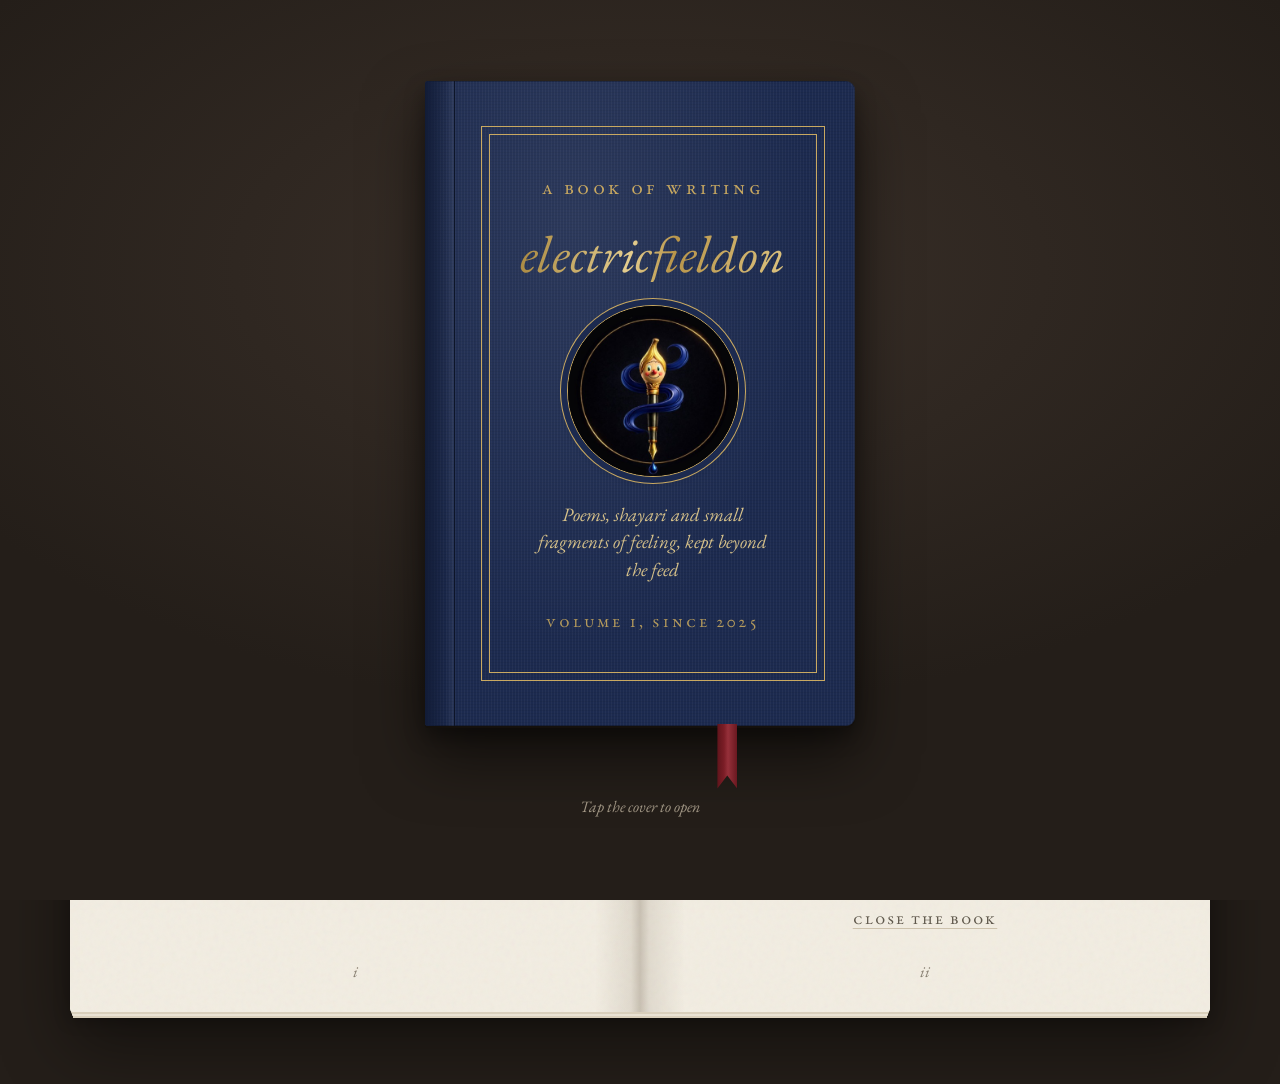
<file: index.html>
<!doctype html>
<html lang="en">
<head>
  <meta charset="utf-8">
  <meta name="viewport" content="width=device-width, initial-scale=1">
  <meta name="theme-color" content="#241e19">
  <meta name="description" content="electricfieldon: poems, shayari and small fragments of feeling, bound together as a book you can browse by mood.">
  <title>electricfieldon — a book of writing</title>
  <script>
    /* Skip the cover when arriving by a direct link, or when the book was already opened this visit. */
    try { if (location.hash || sessionStorage.getItem('ef-book-open')) document.documentElement.classList.add('book-open'); } catch (_) {}
  </script>
  <link rel="preconnect" href="https://fonts.googleapis.com">
  <link rel="preconnect" href="https://fonts.gstatic.com" crossorigin>
  <link rel="stylesheet" href="https://fonts.googleapis.com/css2?family=EB+Garamond:ital,wght@0,400;0,500;1,400&family=IM+Fell+English:ital@0;1&family=Tiro+Devanagari+Hindi&display=swap">
  <link rel="stylesheet" href="styles.css">
  <script defer src="site-config.js"></script>
  <script defer src="data.js"></script>
  <script defer src="app.js"></script>
</head>
<body data-page="book">
  <a class="skip" href="#main">Skip to contents</a>

  <section class="cover" id="cover" aria-label="Book cover">
    <button class="cover-board" id="cover-board" type="button" aria-label="Open the book">
      <span class="cover-frame">
        <span class="cover-kicker">a book of writing</span>
        <span class="cover-title" data-site-name>electricfieldon</span>
        <span class="cover-medallion"><img src="electricfieldon-logo.jpg" alt="" width="417" height="417"></span>
        <span class="cover-line" data-cover-line>Poems, shayari and small fragments of feeling, kept beyond the feed</span>
        <span class="cover-volume" data-volume>Volume I, since 2025</span>
      </span>
      <span class="cover-ribbon" aria-hidden="true"></span>
    </button>
    <p class="cover-hint">Tap the cover to open</p>
  </section>

  <header class="bookbar">
    <a class="mark" href="#contents" data-site-name>electricfieldon</a>
    <nav class="bookbar-nav" aria-label="Book">
      <a href="#contents" data-nav="contents">Contents</a>
      <a href="https://www.instagram.com/electricfieldon/" data-instagram-link class="bookbar-ig">Instagram</a>
    </nav>
  </header>

  <main id="main" class="book">
    <section class="view" id="view-contents" aria-labelledby="contents-title">
      <div class="spread">
        <div class="page page-left note-page">
          <div class="author-note">
            <svg class="nib" viewBox="0 0 80 134" aria-hidden="true">
              <path class="nib-body" d="M22 8h36l4 32c0 20-10 34-22 56C28 74 18 60 18 40z"/>
              <path class="nib-line" d="M20.2 24h39.6"/>
              <circle class="nib-line" cx="40" cy="52" r="4.5"/>
              <path class="nib-line" d="M40 56.5V94"/>
              <path class="nib-drop" d="M40 106c0 0-8.5 10.5-8.5 16.5a8.5 8.5 0 0 0 17 0c0-6-8.5-16.5-8.5-16.5z"/>
            </svg>
            <p class="note-line">The hand behind these pages</p>
            <span class="note-rule" aria-hidden="true"></span>
            <a class="note-sign" data-instagram-link href="https://www.instagram.com/electricfieldon/">— electricfieldon</a>
          </div>
          <span class="folio">i</span>
        </div>
        <div class="page page-right">
          <p class="page-head" data-site-name>electricfieldon</p>
          <h1 class="contents-title" id="contents-title" tabindex="-1">Contents</h1>
          <p class="contents-note">Each chapter gathers the pieces written around one feeling. Choose the one that matches yours.</p>
          <svg class="ornament" viewBox="0 0 120 12" aria-hidden="true"><path d="M0 6h50M70 6h50" stroke="currentColor" stroke-width="1"/><path d="M60 1l5 5-5 5-5-5z" fill="currentColor"/></svg>
          <a class="toc-entry toc-index" href="archive.html">
            <span class="toc-num">¶</span>
            <span class="toc-line"><span class="toc-title">Index of all pieces</span><span class="leader" aria-hidden="true"></span><span class="toc-count" data-total>162</span></span>
            <span class="toc-sub">Search for a line, or look by language and form</span>
          </a>
          <ol class="toc" id="toc"></ol>
          <p class="close-book"><button type="button" class="link-button close-book-button" data-close-book>Close the book</button></p>
          <span class="folio">ii</span>
        </div>
      </div>
    </section>

    <section class="view" id="view-chapter" aria-labelledby="chapter-title" hidden>
      <div class="page page-single chapter-page">
        <nav class="chapter-nav" id="chapter-nav" aria-label="Chapters"></nav>
        <header class="chapter-opener" id="chapter-opener"></header>
        <div class="plates" id="plates"></div>
        <nav class="chapter-foot" id="chapter-foot" aria-label="Next chapter"></nav>
      </div>
    </section>
  </main>

  <div class="reader" id="reader" role="dialog" aria-modal="true" aria-labelledby="reader-title" hidden>
    <button class="reader-backdrop" type="button" data-close-reader tabindex="-1" aria-label="Close"></button>
    <article class="reader-book">
      <div class="reader-page reader-art">
        <button class="reader-x" type="button" data-close-reader aria-label="Close">×</button>
        <img id="reader-image" alt="">
        <button class="slide-btn slide-prev" id="slide-prev" type="button" aria-label="Previous image">‹</button>
        <button class="slide-btn slide-next" id="slide-next" type="button" aria-label="Next image">›</button>
        <span class="slide-count" id="slide-count"></span>
      </div>
      <div class="reader-page reader-text">
        <div class="reader-top"><span id="reader-context"></span><button class="reader-close" type="button" data-close-reader>Close</button></div>
        <p class="reader-folio" id="reader-folio"></p>
        <h2 id="reader-title"></h2>
        <p class="reader-date" id="reader-date"></p>
        <div class="reader-caption" id="reader-caption"></div>
        <p class="reader-tags" id="reader-tags"></p>
        <div class="reader-actions">
          <button class="text-button" id="copy-link" type="button">Copy link</button>
        </div>
        <nav class="reader-turn" aria-label="Turn the page">
          <button class="turn-button" id="prev-piece" type="button">‹ Previous page</button>
          <span class="reader-pos" id="reader-pos"></span>
          <button class="turn-button" id="next-piece" type="button">Next page ›</button>
        </nav>
      </div>
    </article>
  </div>
</body>
</html>
</file>
<file: styles.css>
/* electricfieldon — a book of writing
   The site is a bound book on a dark desk: a cloth cover, a contents page,
   chapters (one per mood), an index, and a reader that turns pages. */

:root {
  --desk: #241e19;
  --desk-light: #3a3029;
  --cloth: #1c2a4f;            /* deep ink-blue, from the ink swirl in the emblem */
  --cloth-deep: #121c37;
  --ribbon: #7b1d26;
  --foil: #c9a961;
  --foil-light: #e4cd8e;
  --paper: #f2ede2;
  --paper-shade: #e9e2d3;
  --plate: #faf7f0;
  --edge: #d9cfbb;
  --ink: #23201b;
  --ink-soft: #5f584c;
  --ink-faint: #857d6e;
  --rule: #cdc2ad;
  --accent: #24376e;           /* the cloth's ink-blue, carried onto the pages */
  --serif: "EB Garamond", "Tiro Devanagari Hindi", Garamond, "Times New Roman", serif;
  --display: "IM Fell English", "EB Garamond", "Tiro Devanagari Hindi", Georgia, serif;
  --book-w: 1140px;
  --grain: url("data:image/svg+xml,%3Csvg viewBox='0 0 200 200' xmlns='http://www.w3.org/2000/svg'%3E%3Cfilter id='n'%3E%3CfeTurbulence type='fractalNoise' baseFrequency='.85' numOctaves='3' stitchTiles='stitch'/%3E%3C/filter%3E%3Crect width='100%25' height='100%25' filter='url(%23n)' opacity='.5'/%3E%3C/svg%3E");
}

*, *::before, *::after { box-sizing: border-box; }
[hidden] { display: none !important; }
html { -webkit-text-size-adjust: 100%; scroll-padding-top: 80px; }
body {
  margin: 0;
  min-height: 100vh;
  background: radial-gradient(ellipse 90% 70% at 50% 20%, var(--desk-light), var(--desk) 70%) fixed, var(--desk);
  color: var(--ink);
  font-family: var(--serif);
  font-size: 18px;
  line-height: 1.6;
  -webkit-font-smoothing: antialiased;
  font-variant-numeric: oldstyle-nums;
}
html:not(.book-open) body[data-page="book"],
html.reader-open body { overflow: hidden; }
img { max-width: 100%; }
a { color: inherit; }
button { font: inherit; color: inherit; }
:focus-visible { outline: 2px solid var(--foil); outline-offset: 3px; }
.page :focus-visible, .reader-book :focus-visible { outline-color: var(--accent); }
.vh { position: absolute; width: 1px; height: 1px; overflow: hidden; clip: rect(0 0 0 0); white-space: nowrap; }
.skip { position: absolute; left: -9999px; }
.skip:focus { left: 12px; top: 12px; z-index: 100; background: var(--paper); padding: 8px 14px; }
.ornament { display: block; width: 120px; height: 12px; margin: 0 auto; color: var(--rule); }
.leader { flex: 1 1 24px; min-width: 24px; border-bottom: 2px dotted var(--rule); transform: translateY(-.32em); }
.link-button {
  background: none; border: 0; padding: 0; cursor: pointer;
  color: inherit; text-decoration: underline; text-decoration-color: var(--rule); text-underline-offset: 4px;
}
.link-button:hover { text-decoration-color: currentColor; }

/* ---------- Cover ---------- */
.cover {
  position: fixed; inset: 0; z-index: 40;
  display: flex; flex-direction: column; align-items: center; justify-content: center; gap: 22px;
  padding: 24px;
  background: radial-gradient(ellipse 90% 70% at 50% 30%, var(--desk-light), var(--desk) 70%), var(--desk);
  perspective: 2400px;
  transition: background-color .6s ease .5s, opacity .5s ease .7s;
}
.book-open .cover { display: none; }
.cover-board {
  container-type: inline-size;
  position: relative;
  width: min(430px, 80vw, 50vh);
  aspect-ratio: 2 / 3;
  padding: 0; border: 0; cursor: pointer;
  border-radius: 3px 9px 9px 3px;
  color: var(--foil);
  background:
    radial-gradient(ellipse at 35% 22%, rgba(255,255,255,.07), transparent 60%),
    repeating-linear-gradient(0deg, rgba(0,0,0,.06) 0 1px, transparent 1px 3px),
    repeating-linear-gradient(90deg, rgba(255,255,255,.035) 0 1px, transparent 1px 3px),
    var(--cloth);
  box-shadow:
    inset 0 0 0 1px rgba(0,0,0,.25),
    inset -2px 0 0 rgba(255,255,255,.04),
    0 2px 0 #14100c, 0 30px 60px rgba(0,0,0,.55), 0 10px 20px rgba(0,0,0,.35);
  transform-origin: left center;
  transition: transform 1.1s cubic-bezier(.55,.05,.3,1), box-shadow 1.1s;
}
.cover-board::before { /* the hinge where the board meets the spine */
  content: ""; position: absolute; top: 0; bottom: 0; left: 0; width: 7%;
  background: linear-gradient(90deg, var(--cloth-deep), rgba(0,0,0,.08) 70%, rgba(255,255,255,.05));
  border-right: 1px solid rgba(0,0,0,.25);
  border-radius: 3px 0 0 3px;
}
.cover-board:hover { box-shadow: inset 0 0 0 1px rgba(0,0,0,.25), 0 2px 0 #14100c, 0 36px 70px rgba(0,0,0,.6), 0 12px 24px rgba(0,0,0,.35); }
.cover-board:focus-visible { outline-offset: 8px; }
.cover-frame {
  position: absolute; inset: 7% 7% 7% 13%;
  display: flex; flex-direction: column; align-items: center; justify-content: center; gap: 5.5cqi;
  border: 1px solid currentColor;
  outline: 1px solid currentColor; outline-offset: -2.2cqi;
  text-align: center; padding: 8cqi 7cqi;
}
.cover-kicker { font-variant-caps: all-small-caps; letter-spacing: .18em; font-size: 4.6cqi; }
.cover-title {
  font-family: var(--display); font-style: italic; font-size: 12cqi; line-height: 1.05;
  background: linear-gradient(100deg, #a8873f, var(--foil-light) 42%, #b8954a 58%, #dcc27f);
  -webkit-background-clip: text; background-clip: text; color: transparent;
  overflow-wrap: anywhere;
}
.cover-medallion { /* the emblem set into the cloth like an inlaid onlay */
  display: block; width: 40cqi; aspect-ratio: 1; border-radius: 50%; overflow: hidden; background: #050508;
  border: 1px solid var(--foil);
  box-shadow: 0 0 0 1.4cqi var(--cloth), 0 0 0 calc(1.4cqi + 1px) var(--foil), inset 0 2px 8px rgba(0,0,0,.8), 0 3px 8px rgba(0,0,0,.35);
}
.cover-medallion img { display: block; width: 100%; height: 100%; object-fit: cover; }
.cover-line { font-style: italic; font-size: 4.4cqi; line-height: 1.45; max-width: 26ch; color: #d6c18a; }
.cover-volume { font-variant-caps: all-small-caps; letter-spacing: .16em; font-size: 4.1cqi; color: #b49a5c; }
.cover-ribbon { /* a bookmark ribbon hanging from between the pages */
  position: absolute; top: calc(100% - 2px); left: 68%; width: 4.6cqi; height: 15cqi;
  background: linear-gradient(90deg, #5e141b, var(--ribbon) 35%, #96303a 55%, #6a1820);
  clip-path: polygon(0 0, 100% 0, 100% 100%, 50% 80%, 0 100%);
  filter: drop-shadow(0 3px 3px rgba(0,0,0,.45));
}
.cover-hint { margin: 46px 0 0; color: #a59a88; font-style: italic; font-size: 16px; transition: opacity .3s; }

.cover.is-opening { background-color: transparent; background-image: none; opacity: 0; pointer-events: none; }
.cover.is-opening .cover-board { transform: rotateY(-108deg); box-shadow: 0 0 0 rgba(0,0,0,0); }
.cover.is-opening .cover-hint { opacity: 0; }
.cover.is-shutting { transition: opacity .3s ease, background-color .5s ease .55s; }
.cover.is-shutting .cover-hint { transition: opacity .3s ease .9s; }
.cover.is-closing { background-color: transparent; background-image: none; opacity: 0; transition: none; }
.cover.is-closing .cover-board { transform: rotateY(-108deg); box-shadow: 0 0 0 rgba(0,0,0,0); transition: none; }
.cover.is-closing .cover-hint { opacity: 0; transition: none; }

/* ---------- Bar above the book ---------- */
.bookbar {
  position: sticky; top: 0; z-index: 20;
  display: flex; align-items: baseline; gap: 24px;
  padding: 16px max(20px, calc((100% - var(--book-w)) / 2));
  background: rgba(36, 30, 25, .9);
  backdrop-filter: blur(8px); -webkit-backdrop-filter: blur(8px);
  color: #d9d0c0;
}
.mark { margin-right: auto; font-family: var(--display); font-style: italic; font-size: 23px; color: var(--foil-light); text-decoration: none; }
.bookbar-nav { display: flex; gap: 24px; }
.bookbar-nav a { font-variant-caps: all-small-caps; letter-spacing: .1em; font-size: 18px; text-decoration: none; color: #d9d0c0; }
.bookbar-nav a:hover { color: var(--foil-light); }
.bookbar-nav a[aria-current] { color: var(--foil-light); text-decoration: underline; text-decoration-thickness: 1px; text-underline-offset: 7px; }

/* ---------- Pages ---------- */
.book { padding: 26px 22px 72px; }
.spread, .page-single {
  position: relative;
  max-width: var(--book-w); margin: 0 auto;
  background: var(--paper);
  border-radius: 3px;
  box-shadow:
    0 3px 0 -1px var(--edge), 0 6px 0 -2px var(--paper-shade), 0 9px 0 -3px var(--edge),
    0 32px 70px rgba(0,0,0,.45), 0 8px 16px rgba(0,0,0,.25);
}
.spread::before, .page-single::before { /* paper grain */
  content: ""; position: absolute; inset: 0; pointer-events: none; border-radius: inherit;
  background-image: var(--grain); opacity: .09; mix-blend-mode: multiply;
}
.spread { display: grid; grid-template-columns: minmax(0, 1fr) minmax(0, 1fr); }
.spread::after { /* the gutter between facing pages */
  content: ""; position: absolute; top: 0; bottom: 0; left: 50%; width: 90px; transform: translateX(-50%); pointer-events: none;
  background: linear-gradient(90deg, transparent, rgba(70,52,30,.10) 40%, rgba(70,52,30,.24) 50%, rgba(70,52,30,.10) 60%, transparent);
}
.page { position: relative; padding: 54px 64px 80px; }
.page-head { margin: 0 0 34px; text-align: center; font-variant-caps: all-small-caps; letter-spacing: .14em; font-size: 16px; color: var(--ink-faint); }
.folio { position: absolute; left: 0; right: 0; bottom: 28px; text-align: center; font-style: italic; font-size: 16px; color: var(--ink-faint); }

/* Contents (right page) */
.contents-title { margin: 0 0 14px; text-align: center; font-family: var(--display); font-weight: 400; font-size: clamp(46px, 5.2vw, 66px); line-height: 1; outline: none; }
.contents-note { max-width: 32ch; margin: 0 auto 26px; text-align: center; font-style: italic; color: var(--ink-soft); }
.toc { list-style: none; margin: 30px 0 0; padding: 0; }
.toc-entry {
  display: grid; grid-template-columns: 2.6em minmax(0, 1fr); column-gap: 10px;
  padding: 13px 0; text-decoration: none; color: var(--ink);
}
.toc-num { grid-row: 1 / span 2; font-family: var(--display); font-size: 22px; line-height: 1.5; color: var(--accent); }
.toc-line { display: flex; align-items: baseline; gap: 10px; }
.toc-title { font-family: var(--display); font-size: 26px; line-height: 1.2; }
.toc-count { font-size: 19px; }
.toc-sub { font-style: italic; color: var(--ink-soft); font-size: 16px; line-height: 1.4; }
.toc-entry:hover .toc-title, .toc-entry:focus-visible .toc-title { color: var(--accent); text-decoration: underline; text-decoration-thickness: 1px; text-underline-offset: 5px; }
.toc-index { margin-top: 30px; padding-bottom: 20px; border-bottom: 1px solid var(--rule); }
.toc-index + .toc { margin-top: 8px; }
.close-book { margin: 36px 0 0; text-align: center; }
.close-book-button { font-variant-caps: all-small-caps; letter-spacing: .12em; font-size: 17px; color: var(--ink-soft); }
.close-book-button:hover { color: var(--accent); }

/* Author's note (left page) */
.note-page { display: flex; align-items: center; justify-content: center; }
.author-note { display: flex; flex-direction: column; align-items: center; text-align: center; padding: 40px 0 60px; }
.nib { width: 66px; height: auto; margin-bottom: 36px; color: var(--accent); }
.nib-body, .nib-line { fill: none; stroke: currentColor; stroke-width: 2; stroke-linejoin: round; stroke-linecap: round; }
.nib-drop { fill: currentColor; }
.note-line { margin: 0; max-width: 14ch; text-wrap: balance; font-family: var(--display); font-style: italic; font-size: clamp(30px, 3.2vw, 40px); line-height: 1.25; color: var(--ink); }
.note-rule { display: block; width: 56px; height: 1px; margin: 30px 0 18px; background: var(--rule); }
.note-sign { font-variant-caps: all-small-caps; letter-spacing: .14em; font-size: 19px; color: var(--ink-soft); text-decoration: none; }
.note-sign:hover { color: var(--accent); }

/* ---------- Chapter ---------- */
.page-single { padding: 40px clamp(22px, 6vw, 84px) 90px; }
.chapter-nav, .chapter-foot { display: flex; justify-content: space-between; gap: 16px; font-variant-caps: all-small-caps; letter-spacing: .1em; font-size: 17px; }
.chapter-nav a, .chapter-foot a { text-decoration: none; color: var(--ink-soft); }
.chapter-nav a:hover { color: var(--accent); }
.chapter-nav span { display: flex; gap: 22px; }
.chapter-opener { text-align: center; padding: 64px 0 50px; }
.chapter-num { margin: 0; font-variant-caps: all-small-caps; letter-spacing: .2em; font-size: 19px; color: var(--accent); }
.chapter-opener h2 { margin: 14px 0 16px; font-family: var(--display); font-weight: 400; font-size: clamp(48px, 7.5vw, 88px); line-height: 1; }
.chapter-epigraph { margin: 0 auto; max-width: 34ch; font-style: italic; font-size: 22px; color: var(--ink-soft); }
.chapter-meta { margin: 26px 0 0; font-size: 16px; color: var(--ink-faint); }
.chapter-meta::before, .chapter-meta::after { content: ""; display: inline-block; width: 40px; height: 1px; background: var(--rule); vertical-align: middle; margin: 0 14px; }

.plates { columns: 3 250px; column-gap: 40px; }
.plate { display: block; width: 100%; margin: 0 0 40px; padding: 0; break-inside: avoid; background: none; border: 0; cursor: pointer; text-align: left; }
.plate-frame { display: block; padding: 9px; background: var(--plate); border: 1px solid var(--rule); box-shadow: 0 1px 2px rgba(60,40,20,.07), 0 12px 22px -14px rgba(60,40,20,.45); transition: box-shadow .2s; }
.plate:hover .plate-frame { box-shadow: 0 1px 2px rgba(60,40,20,.07), 0 18px 30px -14px rgba(60,40,20,.6); }
.plate img { display: block; width: 100%; height: auto; max-height: 540px; object-fit: contain; background: var(--paper-shade); }
.plate-cap { display: flex; gap: 12px; align-items: baseline; margin-top: 12px; }
.plate-page { flex: none; font-variant-caps: all-small-caps; letter-spacing: .06em; font-size: 17px; color: var(--accent); }
.plate-title { font-size: 18px; line-height: 1.35; }
.plate:hover .plate-title { text-decoration: underline; text-decoration-color: var(--rule); text-underline-offset: 4px; }
.plate-pages { display: block; margin-top: 2px; padding-left: 0; font-style: italic; font-size: 15px; color: var(--ink-faint); }

.chapter-foot { justify-content: center; margin-top: 30px; padding-top: 40px; border-top: 1px solid var(--rule); }
.next-chapter { display: flex; flex-direction: column; align-items: center; gap: 4px; text-align: center; }
.next-chapter strong { font-family: var(--display); font-weight: 400; font-variant-caps: normal; letter-spacing: 0; font-size: 34px; color: var(--ink); }
.next-chapter:hover strong { color: var(--accent); }

/* ---------- Index ---------- */
.index-title { margin: 0; text-align: center; font-family: var(--display); font-weight: 400; font-size: clamp(54px, 7vw, 84px); line-height: 1; }
.index-intro { margin: 14px auto 36px; max-width: 40ch; text-align: center; font-style: italic; color: var(--ink-soft); }
.index-tools { max-width: 780px; margin: 0 auto 34px; }
.search { display: block; border-bottom: 1px solid var(--ink); }
.search input { width: 100%; border: 0; background: transparent; padding: 10px 2px; font: inherit; font-size: 23px; font-style: italic; color: var(--ink); outline: none; }
.search input::placeholder { color: var(--ink-faint); }
.search:focus-within { border-bottom-color: var(--accent); box-shadow: 0 1px 0 var(--accent); }
.chips { display: flex; flex-wrap: wrap; justify-content: center; gap: 8px; margin: 22px 0 18px; }
.chip { padding: 5px 14px; border: 1px solid var(--rule); border-radius: 999px; background: transparent; cursor: pointer; font-size: 17px; line-height: 1.4; }
.chip:hover { border-color: var(--accent); }
.chip[aria-pressed="true"] { background: var(--accent); border-color: var(--accent); color: var(--paper); }
.index-filters { display: flex; flex-wrap: wrap; justify-content: center; align-items: end; gap: 12px 26px; }
.index-filters label { display: flex; flex-direction: column; gap: 2px; font-variant-caps: all-small-caps; letter-spacing: .1em; font-size: 15px; color: var(--ink-faint); }
.index-filters select { min-width: 130px; padding: 4px 22px 5px 0; border: 0; border-bottom: 1px solid var(--rule); background: transparent; font: inherit; font-size: 17px; font-variant-caps: normal; letter-spacing: 0; color: var(--ink); cursor: pointer; }
.index-filters .link-button { font-size: 16px; color: var(--ink-soft); padding-bottom: 6px; }
.index-count { margin: 0 0 8px; text-align: center; font-style: italic; color: var(--ink-faint); font-size: 16px; }

.index-group { margin-top: 34px; }
.index-group h2 { margin: 0 0 6px; padding-bottom: 6px; border-bottom: 1px solid var(--rule); font-family: var(--display); font-weight: 400; font-size: 28px; }
.entries { list-style: none; margin: 0; padding: 0; columns: 2 340px; column-gap: 48px; }
.entries li { break-inside: avoid; }
.entry { display: grid; grid-template-columns: 48px minmax(0, 1fr); gap: 14px; align-items: center; width: 100%; padding: 10px 0; background: none; border: 0; border-bottom: 1px solid rgba(205,194,173,.45); cursor: pointer; text-align: left; }
.entry-thumb { display: block; width: 48px; height: 60px; background: var(--paper-shade); border: 1px solid var(--rule); }
.entry-thumb img { display: block; width: 100%; height: 100%; object-fit: contain; }
.entry-line { display: flex; align-items: baseline; gap: 8px; }
.entry-title { min-width: 0; overflow: hidden; text-overflow: ellipsis; white-space: nowrap; max-width: 78%; font-size: 18px; }
.entry-page { flex: none; font-style: italic; color: var(--ink-soft); font-size: 16px; }
.entry-sub { display: block; font-style: italic; color: var(--ink-faint); font-size: 15px; line-height: 1.35; }
.entry:hover .entry-title { color: var(--accent); text-decoration: underline; text-underline-offset: 4px; }
.empty-state { padding: 60px 0 20px; text-align: center; font-style: italic; color: var(--ink-soft); }
.empty-state p { font-size: 22px; margin: 0 0 10px; }

/* ---------- Reader: the book held open ---------- */
.reader { position: fixed; inset: 0; z-index: 60; display: grid; place-items: center; padding: 24px; }
.reader-backdrop { position: absolute; inset: 0; width: 100%; height: 100%; border: 0; background: rgba(20, 16, 12, .84); backdrop-filter: blur(3px); -webkit-backdrop-filter: blur(3px); cursor: pointer; }
.reader-book {
  position: relative;
  display: grid; grid-template-columns: minmax(0, 1.15fr) minmax(0, 1fr);
  width: min(1200px, 100%); height: min(800px, calc(100vh - 48px));
  background: var(--paper); border-radius: 3px; overflow: hidden;
  box-shadow: 0 40px 90px rgba(0,0,0,.6), 0 10px 20px rgba(0,0,0,.35);
}
.reader-book::after {
  content: ""; position: absolute; top: 0; bottom: 0; left: 53.5%; width: 80px; transform: translateX(-50%); pointer-events: none;
  background: linear-gradient(90deg, transparent, rgba(70,52,30,.10) 40%, rgba(70,52,30,.24) 50%, rgba(70,52,30,.10) 60%, transparent);
}
.reader-page { min-height: 0; }
.reader-art { position: relative; display: flex; align-items: center; justify-content: center; padding: 40px 48px; background: var(--paper-shade); }
.reader-art img { display: block; max-width: 100%; max-height: 100%; width: auto; height: auto; object-fit: contain; box-shadow: 0 2px 4px rgba(0,0,0,.08), 0 16px 32px -14px rgba(0,0,0,.45); }
.slide-btn { position: absolute; top: 50%; transform: translateY(-50%); z-index: 2; width: 42px; height: 42px; border-radius: 50%; border: 1px solid var(--rule); background: rgba(242,237,226,.94); font-size: 26px; line-height: 1; cursor: pointer; }
.slide-btn:disabled { opacity: .3; cursor: default; }
.slide-prev { left: 12px; } .slide-next { right: 12px; }
.slide-count { position: absolute; bottom: 12px; left: 0; right: 0; text-align: center; font-style: italic; font-size: 15px; color: var(--ink-soft); }
.reader-x { display: none; }
.reader-text { display: flex; flex-direction: column; padding: 26px 48px 22px; overflow: auto; }
.reader-top { display: flex; justify-content: space-between; align-items: baseline; gap: 16px; font-variant-caps: all-small-caps; letter-spacing: .1em; font-size: 16px; color: var(--ink-faint); }
.reader-close { background: none; border: 0; padding: 0; cursor: pointer; font-variant-caps: all-small-caps; letter-spacing: .1em; font-size: 18px; color: var(--ink); }
.reader-folio { margin: 40px 0 6px; font-family: var(--display); font-style: italic; font-size: 21px; color: var(--accent); }
.reader-text h2 { margin: 0 0 8px; font-family: var(--display); font-weight: 400; font-size: clamp(30px, 3vw, 40px); line-height: 1.12; }
.reader-date { margin: 0 0 26px; font-style: italic; font-size: 16px; color: var(--ink-soft); }
.reader-caption { margin-bottom: 24px; white-space: pre-line; overflow-wrap: anywhere; font-size: 20px; line-height: 1.7; }
.reader-tags { margin: 0 0 20px; font-style: italic; font-size: 16px; color: var(--ink-faint); }
.reader-actions { display: flex; flex-wrap: wrap; gap: 6px 22px; margin-top: auto; padding-top: 16px; }
.text-button { background: none; border: 0; padding: 4px 0; cursor: pointer; font-variant-caps: all-small-caps; letter-spacing: .08em; font-size: 17px; color: var(--ink); text-decoration: underline; text-decoration-color: var(--rule); text-underline-offset: 5px; }
.text-button:hover { text-decoration-color: currentColor; }
.reader-turn { display: flex; justify-content: space-between; align-items: center; gap: 12px; margin-top: 16px; padding-top: 14px; border-top: 1px solid var(--rule); }
.turn-button { background: none; border: 0; padding: 6px 0; cursor: pointer; font-size: 18px; color: var(--ink); }
.turn-button:hover:not(:disabled) { color: var(--accent); }
.turn-button:disabled { opacity: .3; cursor: default; }
.reader-pos { font-style: italic; font-size: 15px; color: var(--ink-faint); }

.reader-book.turn-next .reader-page { animation: turn-next .34s ease-out; }
.reader-book.turn-prev .reader-page { animation: turn-prev .34s ease-out; }
@keyframes turn-next { from { opacity: 0; transform: translateX(22px); } to { opacity: 1; transform: none; } }
@keyframes turn-prev { from { opacity: 0; transform: translateX(-22px); } to { opacity: 1; transform: none; } }

/* ---------- 404 ---------- */
.notfound { max-width: 640px; text-align: center; padding-top: 90px; }
.notfound h1 { font-family: var(--display); font-weight: 400; font-size: 54px; margin: 0 0 10px; }

/* ---------- Smaller screens ---------- */
@media (max-width: 900px) {
  .spread { grid-template-columns: minmax(0, 1fr); }
  .spread::after { display: none; }
  .page-right { order: -1; border-bottom: 1px solid var(--rule); }
  .spread .folio { display: none; }
  .note-page { padding-top: 30px; }
  .author-note { padding: 20px 0 30px; }
  .page { padding: 42px 30px 72px; }
  .reader-book { grid-template-columns: minmax(0, 1fr) minmax(0, 1fr); }
  .reader-text { padding: 22px 28px 18px; }
  .reader-art { padding: 28px; }
}

@media (max-width: 700px) {
  body { font-size: 17px; }
  .bookbar { gap: 14px; padding: 12px 16px; }
  .mark { font-size: 20px; }
  .bookbar-nav { gap: 16px; }
  .bookbar-nav a { font-size: 17px; }
  .bookbar-ig { display: none; }
  .book { padding: 12px 8px 40px; }
  .page { padding: 36px 22px 66px; }
  .page-single { padding: 26px 18px 60px; }
  .toc-title { font-size: 23px; }
  .chapter-opener { padding: 44px 0 36px; }
  .chapter-epigraph { font-size: 19px; }
  .plates { columns: 2 140px; column-gap: 16px; }
  .plate { margin-bottom: 26px; }
  .plate-frame { padding: 6px; }
  .plate-cap { flex-direction: column; gap: 0; margin-top: 8px; }
  .plate-title { font-size: 16px; }
  .next-chapter strong { font-size: 28px; }
  .index-filters { justify-content: flex-start; gap: 12px 18px; }
  .index-filters label { flex: 1 1 calc(50% - 18px); }
  .index-filters select { min-width: 0; width: 100%; }
  .entries { columns: 1; }

  .reader { padding: 0; place-items: stretch; }
  .reader-book { display: block; width: 100%; height: 100%; border-radius: 0; overflow-y: auto; overscroll-behavior: contain; }
  .reader-book::after { display: none; }
  .reader-art { height: 62vh; height: 62svh; padding: 48px 14px 34px; }
  .reader-x { display: block; position: absolute; top: 8px; right: 10px; z-index: 3; width: 40px; height: 40px; border: 0; border-radius: 50%; background: rgba(242,237,226,.94); font-size: 26px; line-height: 1; cursor: pointer; }
  .slide-btn { width: 38px; height: 38px; }
  .slide-prev { left: 6px; } .slide-next { right: 6px; }
  .reader-text { overflow: visible; padding: 18px 22px 22px; }
  .reader-top .reader-close { display: none; }
  .reader-folio { margin-top: 16px; }
  .reader-caption { font-size: 18px; }
  .reader-turn { position: sticky; bottom: 0; background: var(--paper); padding-bottom: 6px; }
  .turn-button { font-size: 17px; }
}

@media (prefers-reduced-motion: reduce) {
  .cover, .cover-board, .plate-frame { transition: none; }
  .reader-book.turn-next .reader-page, .reader-book.turn-prev .reader-page { animation: none; }
}
</file>
